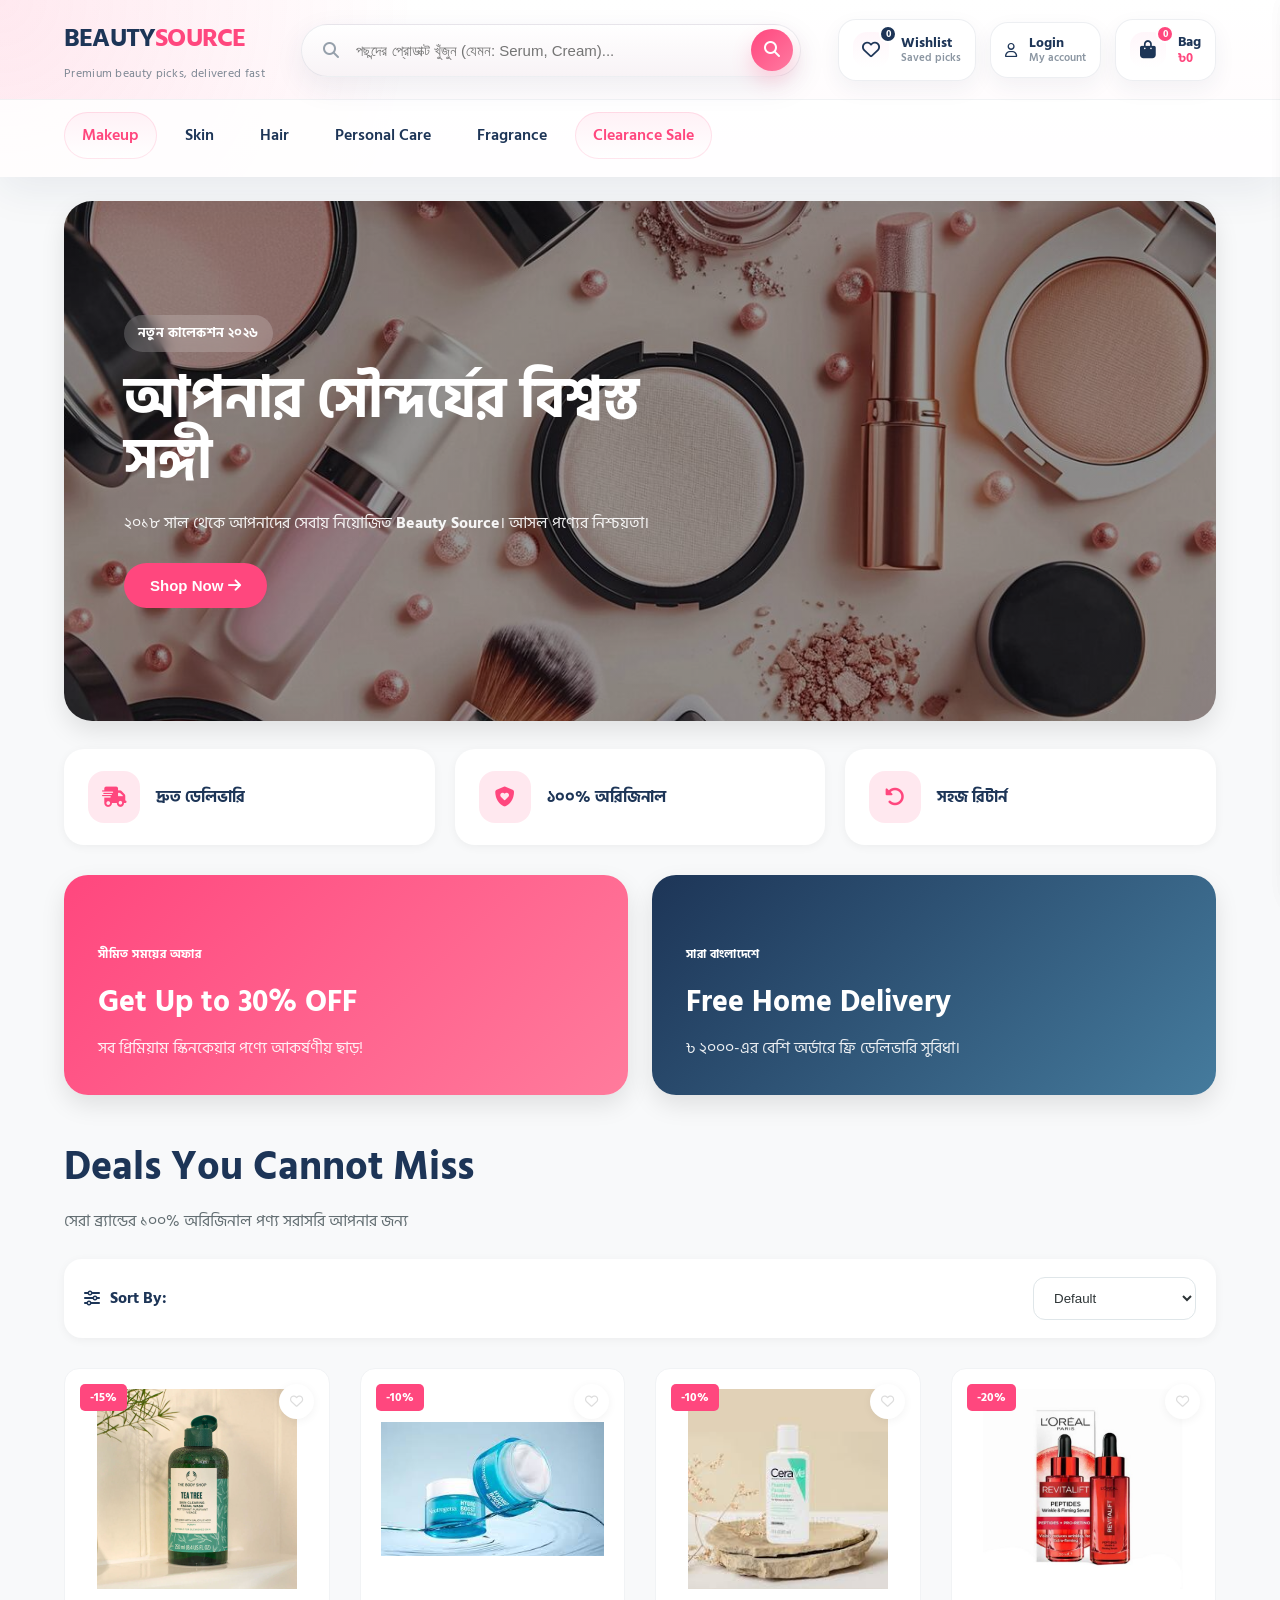
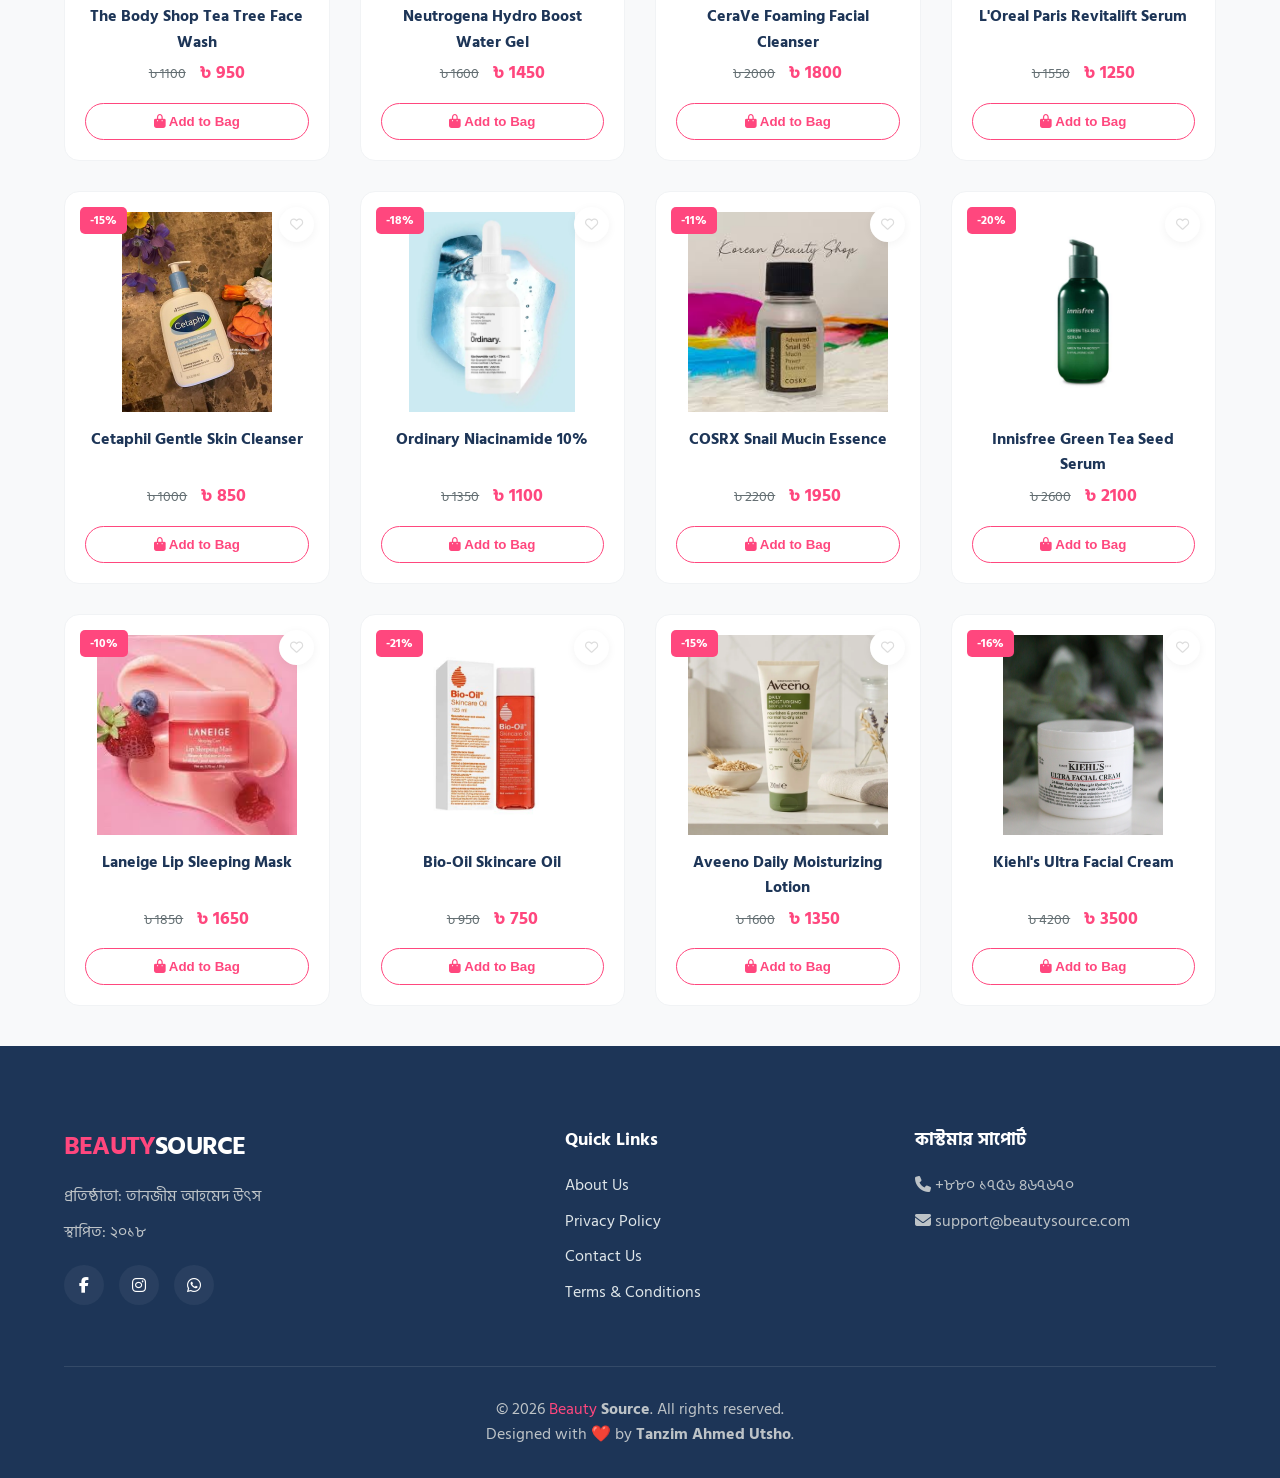
<file: index.html>
<!doctype html>
<html lang="bn">
  <head>
    <meta charset="UTF-8" />
    <meta name="viewport" content="width=device-width, initial-scale=1.0" />
    <title>Beauty Source | তানজীম আহমেদ উৎস</title>
    <link rel="stylesheet" href="style.css" />
    <link
      rel="stylesheet"
      href="https://cdnjs.cloudflare.com/ajax/libs/font-awesome/6.4.0/css/all.min.css"
    />
    <link
      href="https://fonts.googleapis.com/css2?family=Hind+Siliguri:wght@300;400;600;700&family=Poppins:wght@300;400;600;800&display=swap"
      rel="stylesheet"
    />
  </head>
  <body>
    <div id="overlay" class="overlay" onclick="closeAllPanels()"></div>

    <header class="main-header">
      <div class="top-nav">
        <a href="index.html" class="logo-block" aria-label="Beauty Source Home">
          <div class="logo">BEAUTY<span>SOURCE</span></div>
          <span class="logo-tagline">Premium beauty picks, delivered fast</span>
        </a>

        <div class="search-container">
          <i class="fa-solid fa-magnifying-glass search-icon"></i>
          <input
            type="text"
            id="productSearch"
            placeholder="পছন্দের প্রোডাক্ট খুঁজুন (যেমন: Serum, Cream)..."
          />
          <button aria-label="Search"><i class="fa fa-search"></i></button>
        </div>

        <div class="user-actions">
          <div
            class="action-item wishlist"
            onclick="togglePanel('wishlistPanel')"
          >
            <div class="icon-badge-wrapper">
              <i class="fa-regular fa-heart"></i>
              <span class="badge-count" id="wishlistBadge">0</span>
            </div>
            <div class="action-copy">
              <span class="action-label">Wishlist</span>
              <span class="action-sub">Saved picks</span>
            </div>
          </div>

          <a href="login page/login.html" class="action-item login-link">
            <i class="fa-regular fa-user"></i>
            <div class="action-copy">
              <span class="action-label">Login</span>
              <span class="action-sub">My account</span>
            </div>
          </a>

          <div
            class="action-item cart-btn"
            id="openCart"
            onclick="togglePanel('cartPanel')"
          >
            <div class="icon-badge-wrapper">
              <i class="fa-solid fa-bag-shopping"></i>
              <span class="badge-count" id="cartBadge">0</span>
            </div>
            <div class="cart-text-info">
              <span class="label">Bag</span>
              <span class="price-sum">৳০</span>
            </div>
          </div>
        </div>
      </div>

      <nav class="category-nav">
        <ul>
          <li><a href="product/mekup.html" class="active">Makeup</a></li>
          <li><a href="#">Skin</a></li>
          <li><a href="#">Hair</a></li>
          <li><a href="#">Personal Care</a></li>
          <li><a href="product/fragrance.html">Fragrance</a></li>
          <li class="sale">
            <a href="product/clearance.html">Clearance Sale</a>
          </li>
        </ul>
      </nav>
    </header>

    <aside id="wishlistPanel" class="side-panel">
      <div class="panel-header">
        <h3><i class="fa-solid fa-heart"></i> আপনার উইশলিস্ট</h3>
        <button class="close-btn" onclick="togglePanel('wishlistPanel')">
          &times;
        </button>
      </div>
      <div class="panel-content" id="wishlistContent">
        <p class="empty-msg">আপনার উইশলিস্টে কোনো পণ্য নেই।</p>
      </div>
    </aside>

    <aside id="cartPanel" class="side-panel">
      <div class="panel-header">
        <h3><i class="fa-solid fa-bag-shopping"></i> শপিং ব্যাগ</h3>
        <button class="close-btn" onclick="togglePanel('cartPanel')">
          &times;
        </button>
      </div>
      <div class="panel-content" id="cartContent">
        <p class="empty-msg">আপনার ব্যাগ বর্তমানে খালি আছে।</p>
      </div>
      <div class="panel-footer" id="cartFooter" style="display: none">
        <div class="total-info">
          <span>সর্বমোট:</span>
          <b id="panelTotalAmount">৳০</b>
        </div>
        <button class="checkout-btn">চেকআউট করুন</button>
      </div>
    </aside>

    <section class="hero-slider">
      <div
        class="slide active"
        style="
          background-image:
            linear-gradient(rgba(0, 0, 0, 0.4), rgba(0, 0, 0, 0.4)),
            url(&quot;image/beauty.jpg&quot;);
        "
      >
        <div class="slide-content">
          <span class="badge">নতুন কালেকশন ২০২৬</span>
          <h2>আপনার সৌন্দর্যের বিশ্বস্ত সঙ্গী</h2>
          <p>
            ২০১৮ সাল থেকে আপনাদের সেবায় নিয়োজিত <strong>Beauty Source</strong>।
            আসল পণ্যের নিশ্চয়তা।
          </p>
          <button class="cta-btn">
            Shop Now <i class="fa-solid fa-arrow-right"></i>
          </button>
        </div>
      </div>
    </section>

    <section class="features-bar">
      <div class="feature-item">
        <div class="feat-icon"><i class="fa-solid fa-truck-fast"></i></div>
        <a href="delivery/firstDelivery.html" style="text-decoration: none"
          ><span>দ্রুত ডেলিভারি</span></a
        >
      </div>
      <div class="feature-item">
        <div class="feat-icon"><i class="fa-solid fa-shield-heart"></i></div>
        <span>১০০% অরিজিনাল</span>
      </div>
      <div class="feature-item">
        <div class="feat-icon"><i class="fa-solid fa-rotate-left"></i></div>
        <span>সহজ রিটার্ন</span>
      </div>
    </section>

    <section class="ad-banner-container">
      <div class="ad-card promo-1">
        <div class="ad-content">
          <span class="tag">সীমিত সময়ের অফার</span>
          <h3>Get Up to 30% OFF</h3>
          <p>সব প্রিমিয়াম স্কিনকেয়ার পণ্যে আকর্ষণীয় ছাড়!</p>
        </div>
      </div>
      <div class="ad-card promo-2">
        <div class="ad-content">
          <span class="tag">সারা বাংলাদেশে</span>
          <h3>Free Home Delivery</h3>
          <p>৳ ২০০০-এর বেশি অর্ডারে ফ্রি ডেলিভারি সুবিধা।</p>
        </div>
      </div>
    </section>

    <main class="container">
      <div class="section-header">
        <h2>Deals You Cannot Miss</h2>
        <p>সেরা ব্র্যান্ডের ১০০% অরিজিনাল পণ্য সরাসরি আপনার জন্য</p>
      </div>

      <div class="filter-container">
        <label for="sortPrice"
          ><i class="fa-solid fa-sliders"></i> Sort By:</label
        >
        <select id="sortPrice">
          <option value="default">Default</option>
          <option value="lowToHigh">Price: Low to High</option>
          <option value="highToLow">Price: High to Low</option>
        </select>
      </div>

      <div class="product-grid" id="productGrid"></div>
    </main>

    <footer class="footer">
      <div class="footer-top">
        <div class="footer-col">
          <div class="logo white"><span>BEAUTY</span>SOURCE</div>
          <p>প্রতিষ্ঠাতা: তানজীম আহমেদ উৎস</p>
          <p>স্থাপিত: ২০১৮</p>
          <div class="social-links">
            <a
              href="https://www.facebook.com/tanzim.ahmed.utsho/"
              target="_blank"
              rel="noreferrer"
              ><i class="fa-brands fa-facebook-f"></i
            ></a>
            <a
              href="https://www.instagram.com/indecisive_utsho/"
              target="_blank"
              rel="noreferrer"
              ><i class="fa-brands fa-instagram"></i
            ></a>
            <a href="#"><i class="fa-brands fa-whatsapp"></i></a>
          </div>
        </div>
        <div class="footer-col">
          <h4>Quick Links</h4>
          <ul>
            <li><a href="/footer/aboutUs.html">About Us</a></li>
            <li><a href="footer/PrivacyPolicy.html">Privacy Policy</a></li>
            <li><a href="footer/ContactUs.html">Contact Us</a></li>
            <li>
              <a href="footer/Terms&Conditions.html">Terms & Conditions</a>
            </li>
          </ul>
        </div>
        <div class="footer-col">
          <h4>কাস্টমার সাপোর্ট</h4>
          <p><i class="fa-solid fa-phone"></i> +৮৮০ ১৭৫৬ ৪৬৭৬৭০</p>
          <p><i class="fa-solid fa-envelope"></i> support@beautysource.com</p>
        </div>
      </div>
      <div class="footer-bottom">
        <p>
          &copy; 2026 <span class="brand-pink">Beauty</span>
          <strong>Source</strong>. All rights reserved. <br />
          Designed with ❤️ by <strong>Tanzim Ahmed Utsho</strong>.
        </p>
      </div>
    </footer>

    <script src="script.js"></script>
  </body>
</html>
</file>
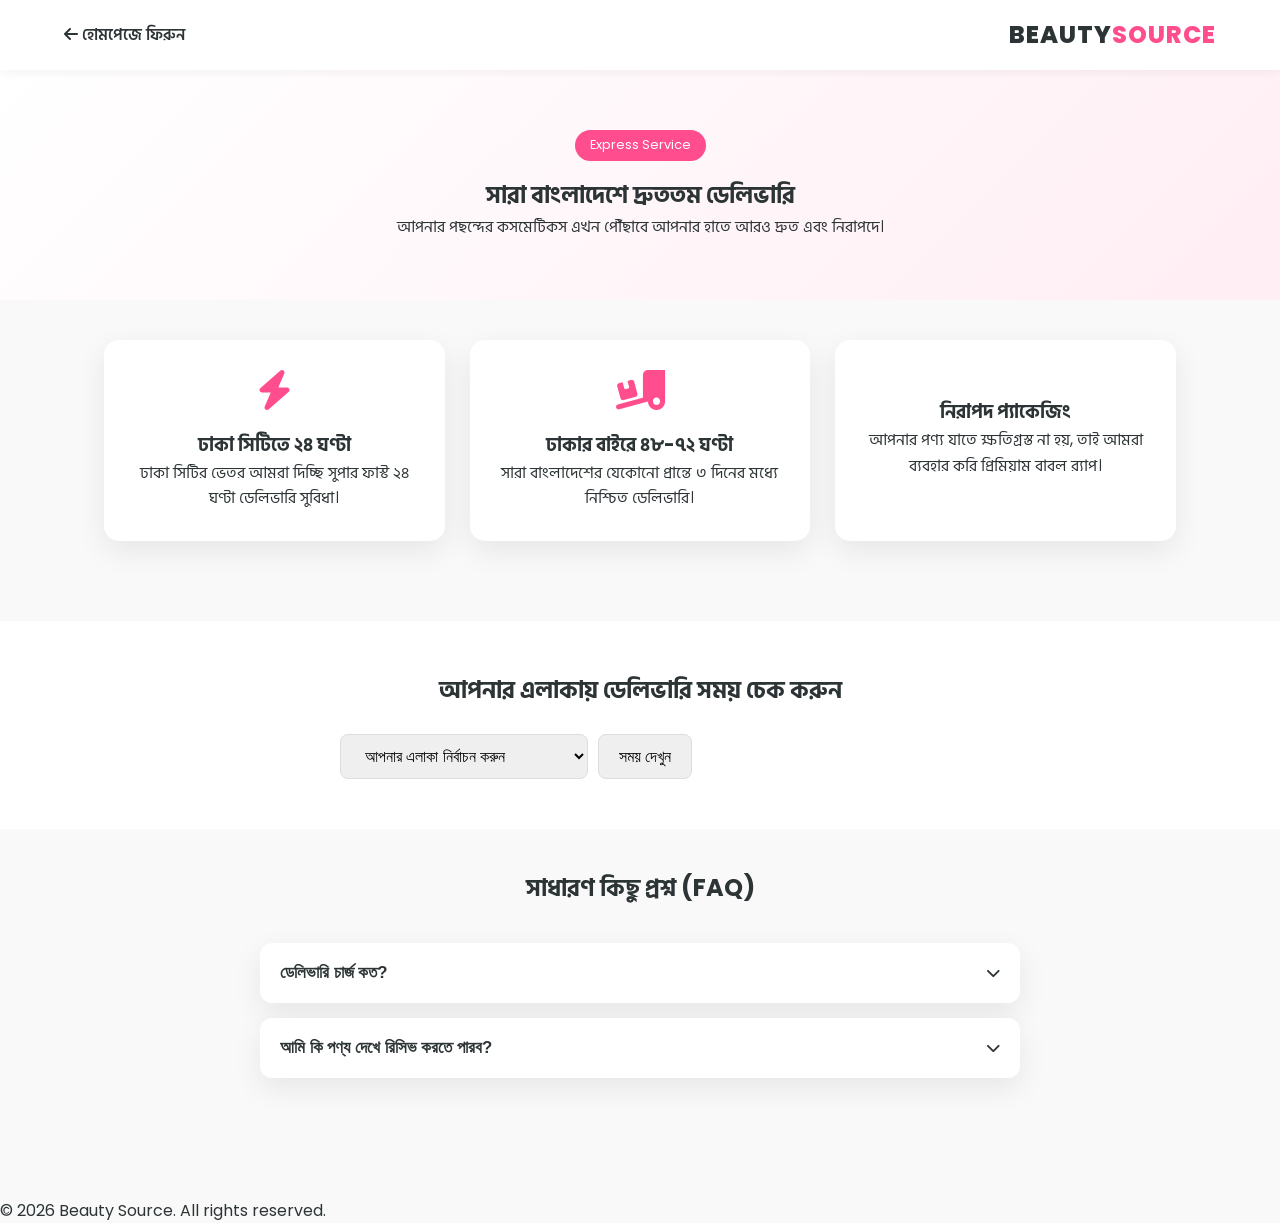
<file: delivery/firstDelivery.html>
<!doctype html>
<html lang="bn">
  <head>
    <meta charset="UTF-8" />
    <meta name="viewport" content="width=device-width, initial-scale=1.0" />
    <title>দ্রুত ডেলিভারি - Beauty Source</title>
    <link rel="stylesheet" href="firstDelivery.css" />
    <link
      rel="stylesheet"
      href="https://cdnjs.cloudflare.com/ajax/libs/font-awesome/6.4.0/css/all.min.css"
    />
    <link
      href="https://fonts.googleapis.com/css2?family=Hind+Siliguri:wght@300;400;600;700&family=Poppins:wght@300;400;600;800&display=swap"
      rel="stylesheet"
    />
  </head>
  <body>
    <header class="delivery-header">
      <nav class="nav-container">
        <a href="../index.html" class="back-link"
          ><i class="fa-solid fa-arrow-left"></i> হোমপেজে ফিরুন</a
        >
        <div class="logo">BEAUTY<span>SOURCE</span></div>
      </nav>
    </header>

    <main class="delivery-main">
      <section class="hero-section">
        <div class="hero-badge">Express Service</div>
        <h1>সারা বাংলাদেশে দ্রুততম ডেলিভারি</h1>
        <p>
          আপনার পছন্দের কসমেটিকস এখন পৌঁছাবে আপনার হাতে আরও দ্রুত এবং নিরাপদে।
        </p>
      </section>

      <section class="delivery-cards">
        <div class="card">
          <i class="fa-solid fa-bolt"></i>
          <h3>ঢাকা সিটিতে ২৪ ঘণ্টা</h3>
          <p>
            ঢাকা সিটির ভেতর আমরা দিচ্ছি সুপার ফাস্ট ২৪ ঘণ্টা ডেলিভারি সুবিধা।
          </p>
        </div>
        <div class="card">
          <i class="fa-solid fa-truck-ramp-box"></i>
          <h3>ঢাকার বাইরে ৪৮-৭২ ঘণ্টা</h3>
          <p>সারা বাংলাদেশের যেকোনো প্রান্তে ৩ দিনের মধ্যে নিশ্চিত ডেলিভারি।</p>
        </div>
        <div class="card">
          <i class="fa-solid fa-shield-check"></i>
          <h3>নিরাপদ প্যাকেজিং</h3>
          <p>
            আপনার পণ্য যাতে ক্ষতিগ্রস্ত না হয়, তাই আমরা ব্যবহার করি প্রিমিয়াম
            বাবল র‍্যাপ।
          </p>
        </div>
      </section>

      <section class="check-delivery">
        <div class="checker-container">
          <h2>আপনার এলাকায় ডেলিভারি সময় চেক করুন</h2>
          <div class="input-group">
            <select id="locationSelect">
              <option value="">আপনার এলাকা নির্বাচন করুন</option>
              <option value="dhaka">ঢাকা (Dhaka City)</option>
              <option value="dhaka-sub">ঢাকা উপশহর (Savar, Gazipur)</option>
              <option value="outside">ঢাকার বাইরে (Outside Dhaka)</option>
            </select>
            <button onclick="estimateDelivery()">সময় দেখুন</button>
          </div>
          <div id="result" class="result-box"></div>
        </div>
      </section>

      <section class="faq-section">
        <h2>সাধারণ কিছু প্রশ্ন (FAQ)</h2>
        <div class="faq-container">
          <div class="faq-item">
            <button class="faq-question">
              <span>ডেলিভারি চার্জ কত?</span>
              <i class="fa-solid fa-chevron-down"></i>
            </button>
            <div class="faq-answer">
              <p>
                ঢাকা সিটির জন্য ডেলিভারি চার্জ ৬০ টাকা এবং ঢাকার বাইরে সারা
                বাংলাদেশে ১৫০ টাকা।
              </p>
            </div>
          </div>

          <div class="faq-item">
            <button class="faq-question">
              <span>আমি কি পণ্য দেখে রিসিভ করতে পারব?</span>
              <i class="fa-solid fa-chevron-down"></i>
            </button>
            <div class="faq-answer">
              <p>
                জি, অবশ্যই। ডেলিভারি ম্যান থাকা অবস্থায় আপনি পণ্যটি চেক করে দেখে
                নেওয়ার সুযোগ পাবেন।
              </p>
            </div>
          </div>
        </div>
      </section>
    </main>

    <footer class="delivery-footer">
      <p>&copy; 2026 Beauty Source. All rights reserved.</p>
    </footer>

    <script src="firstDelivery.js"></script>
  </body>
</html>
</file>
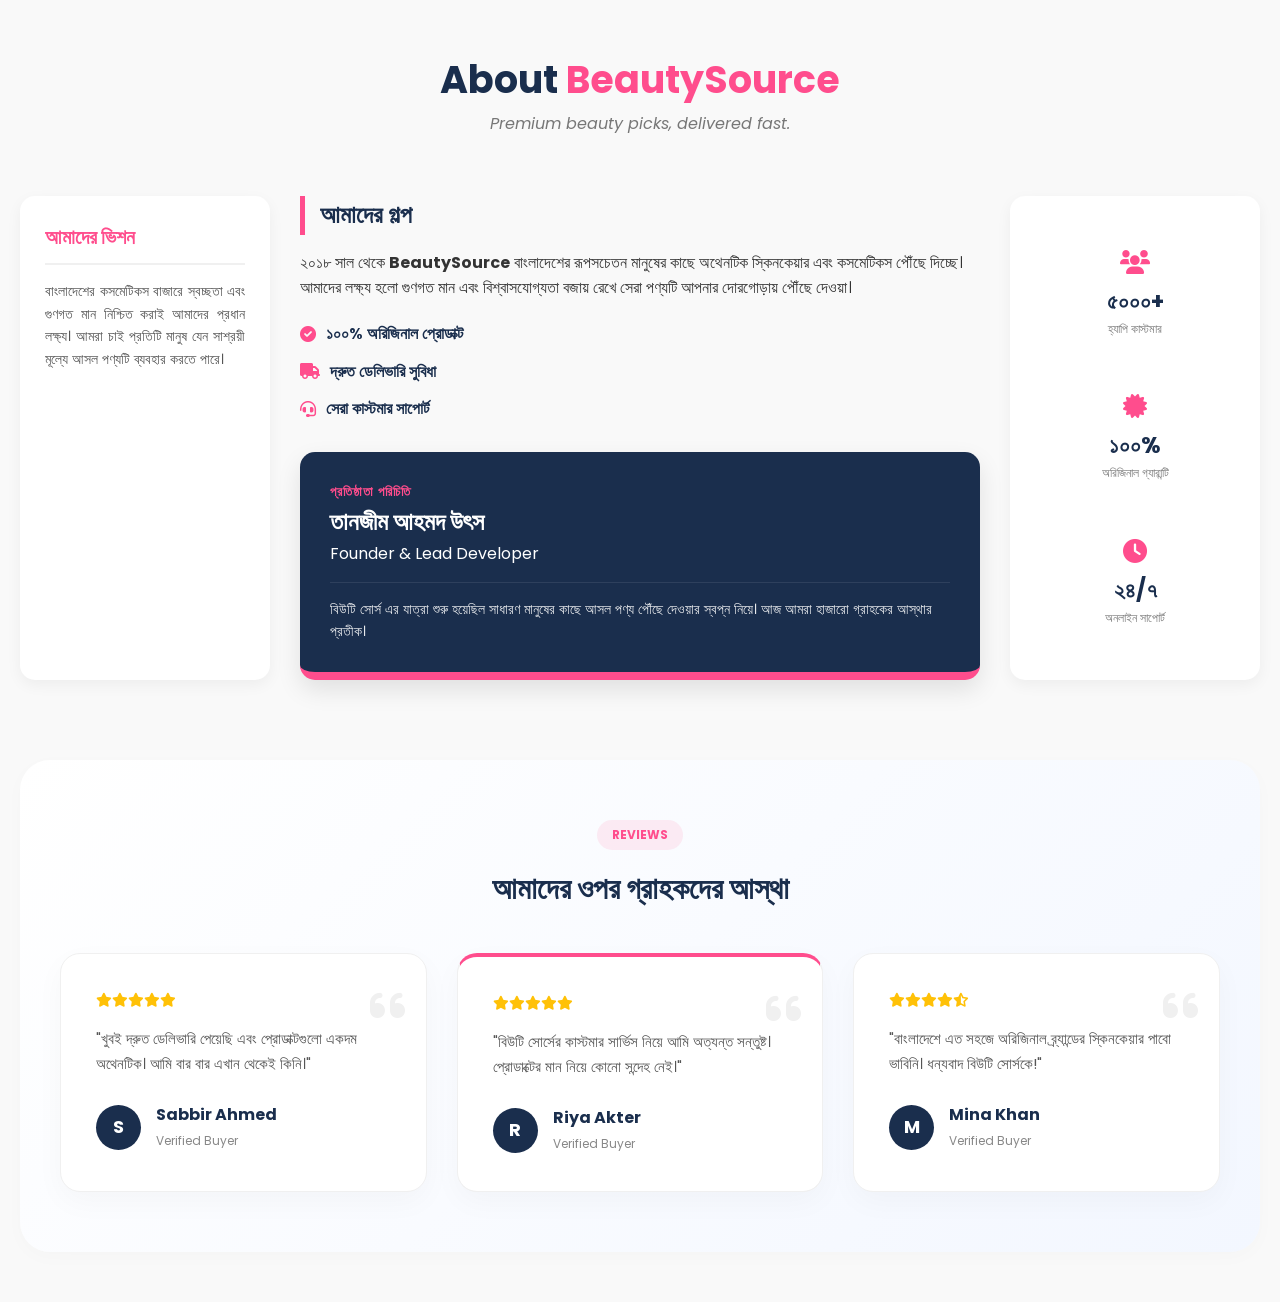
<file: footer/aboutUs.html>
<!doctype html>
<html lang="en">
  <head>
    <meta charset="UTF-8" />
    <meta name="viewport" content="width=device-width, initial-scale=1.0" />
    <title>About Us | BeautySource</title>
    <link rel="stylesheet" href="aboutUs.css" />
    <link
      rel="stylesheet"
      href="https://cdnjs.cloudflare.com/ajax/libs/font-awesome/6.0.0/css/all.min.css"
    />
  </head>
  <body>
    <section class="about-section">
      <div class="container">
        <div class="about-header">
          <h1>About <span>BeautySource</span></h1>
          <p>Premium beauty picks, delivered fast.</p>
        </div>

        <div class="about-flex-container">
          <div class="side-content left-vision">
            <h3>আমাদের ভিশন</h3>
            <p>
              বাংলাদেশের কসমেটিকস বাজারে স্বচ্ছতা এবং গুণগত মান নিশ্চিত করাই
              আমাদের প্রধান লক্ষ্য। আমরা চাই প্রতিটি মানুষ যেন সাশ্রয়ী মূল্যে
              আসল পণ্যটি ব্যবহার করতে পারে।
            </p>
          </div>

          <div class="about-content">
            <div class="about-text">
              <h2>আমাদের গল্প</h2>
              <p>
                ২০১৮ সাল থেকে <strong>BeautySource</strong> বাংলাদেশের রূপসচেতন
                মানুষের কাছে অথেনটিক স্কিনকেয়ার এবং কসমেটিকস পৌঁছে দিচ্ছে।
                আমাদের লক্ষ্য হলো গুণগত মান এবং বিশ্বাসযোগ্যতা বজায় রেখে সেরা
                পণ্যটি আপনার দোরগোড়ায় পৌঁছে দেওয়া।
              </p>

              <div class="features">
                <div class="feature-item">
                  <i class="fas fa-check-circle"></i>
                  <span>১০০% অরিজিনাল প্রোডাক্ট</span>
                </div>
                <div class="feature-item">
                  <i class="fas fa-truck"></i>
                  <span>দ্রুত ডেলিভারি সুবিধা</span>
                </div>
                <div class="feature-item">
                  <i class="fas fa-headset"></i>
                  <span>সেরা কাস্টমার সাপোর্ট</span>
                </div>
              </div>
            </div>

            <div class="founder-card">
              <div class="founder-info">
                <h3>প্রতিষ্ঠাতা পরিচিতি</h3>
                <p><strong>তানজীম আহমদ উৎস</strong></p>
                <span>Founder & Lead Developer</span>
                <p class="bio">
                  বিউটি সোর্স এর যাত্রা শুরু হয়েছিল সাধারণ মানুষের কাছে আসল
                  পণ্য পৌঁছে দেওয়ার স্বপ্ন নিয়ে। আজ আমরা হাজারো গ্রাহকের
                  আস্থার প্রতীক।
                </p>
              </div>
            </div>
          </div>

          <div class="side-content right-stats">
            <div class="stat-box">
              <i class="fas fa-users"></i>
              <h4>৫০০০+</h4>
              <p>হ্যাপি কাস্টমার</p>
            </div>
            <div class="stat-box">
              <i class="fas fa-certificate"></i>
              <h4>১০০%</h4>
              <p>অরিজিনাল গ্যারান্টি</p>
            </div>
            <div class="stat-box">
              <i class="fas fa-clock"></i>
              <h4>২৪/৭</h4>
              <p>অনলাইন সাপোর্ট</p>
            </div>
          </div>
        </div>

        <div class="testimonials-section">
          <div class="testi-badge">Reviews</div>
          <h2>আমাদের ওপর গ্রাহকদের আস্থা</h2>
          <div class="testimonial-grid">
            <div class="t-card">
              <div class="stars">
                <i class="fas fa-star"></i><i class="fas fa-star"></i
                ><i class="fas fa-star"></i><i class="fas fa-star"></i
                ><i class="fas fa-star"></i>
              </div>
              <p>
                "খুবই দ্রুত ডেলিভারি পেয়েছি এবং প্রোডাক্টগুলো একদম অথেনটিক। আমি
                বার বার এখান থেকেই কিনি।"
              </p>
              <div class="user-info">
                <div class="user-img">S</div>
                <div class="user-details">
                  <h4>Sabbir Ahmed</h4>
                  <span>Verified Buyer</span>
                </div>
              </div>
            </div>

            <div class="t-card featured">
              <div class="stars">
                <i class="fas fa-star"></i><i class="fas fa-star"></i
                ><i class="fas fa-star"></i><i class="fas fa-star"></i
                ><i class="fas fa-star"></i>
              </div>
              <p>
                "বিউটি সোর্সের কাস্টমার সার্ভিস নিয়ে আমি অত্যন্ত সন্তুষ্ট।
                প্রোডাক্টের মান নিয়ে কোনো সন্দেহ নেই।"
              </p>
              <div class="user-info">
                <div class="user-img">R</div>
                <div class="user-details">
                  <h4>Riya Akter</h4>
                  <span>Verified Buyer</span>
                </div>
              </div>
            </div>

            <div class="t-card">
              <div class="stars">
                <i class="fas fa-star"></i><i class="fas fa-star"></i
                ><i class="fas fa-star"></i><i class="fas fa-star"></i
                ><i class="fas fa-star-half-alt"></i>
              </div>
              <p>
                "বাংলাদেশে এত সহজে অরিজিনাল ব্র্যান্ডের স্কিনকেয়ার পাবো ভাবিনি।
                ধন্যবাদ বিউটি সোর্সকে!"
              </p>
              <div class="user-info">
                <div class="user-img">M</div>
                <div class="user-details">
                  <h4>Mina Khan</h4>
                  <span>Verified Buyer</span>
                </div>
              </div>
            </div>
          </div>
        </div>
      </div>
    </section>
  </body>
</html>
</file>
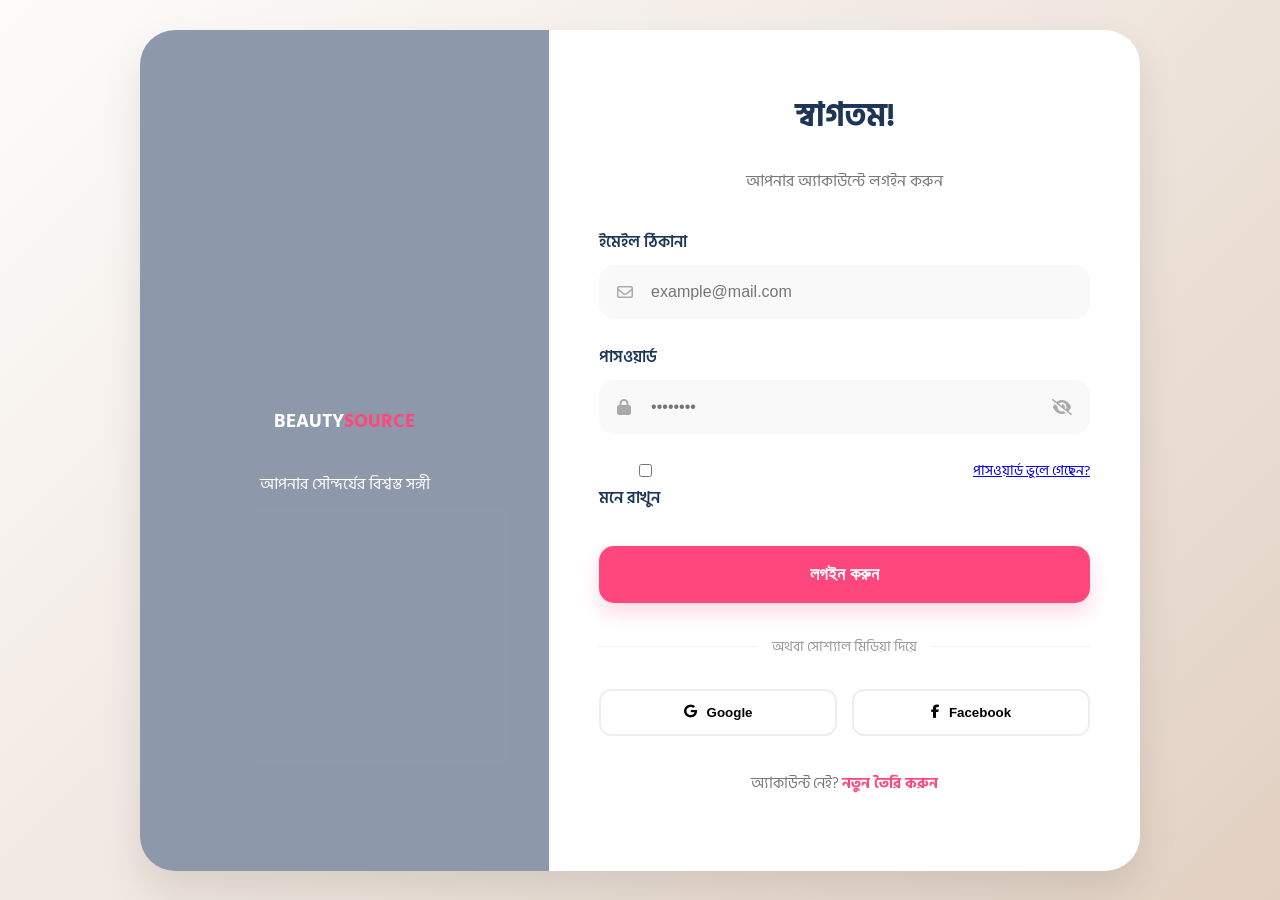
<file: login page/login.html>
<!doctype html>
<html lang="bn">
  <head>
    <meta charset="UTF-8" />
    <meta name="viewport" content="width=device-width, initial-scale=1.0" />
    <title>Login - BeautySource</title>
    <link
      href="https://fonts.googleapis.com/css2?family=Hind+Siliguri:wght@300;400;600;700&display=swap"
      rel="stylesheet"
    />
    <link
      rel="stylesheet"
      href="https://cdnjs.cloudflare.com/ajax/libs/font-awesome/6.4.0/css/all.min.css"
    />
    <link rel="stylesheet" href="login.css" />
  </head>
  <body>
    <div class="login-wrapper">
      <div class="login-card">
        <div class="login-branding">
          <div class="branding-overlay">
            <h3>BEAUTY<span>SOURCE</span></h3>
            <p>আপনার সৌন্দর্যের বিশ্বস্ত সঙ্গী</p>
          </div>
        </div>

        <div class="login-content">
          <h2>স্বাগতম!</h2>
          <p class="subtitle">আপনার অ্যাকাউন্টে লগইন করুন</p>

          <form id="loginForm">
            <div class="input-group">
              <label for="email">ইমেইল ঠিকানা</label>
              <div class="input-wrapper">
                <i class="fa-regular fa-envelope"></i>
                <input type="email" id="email" placeholder="example@mail.com" />
              </div>
              <div id="emailError" class="error-msg">সঠিক ইমেইল ঠিকানা দিন</div>
            </div>

            <div class="input-group">
              <label for="password">পাসওয়ার্ড</label>
              <div class="input-wrapper">
                <i class="fa-solid fa-lock"></i>
                <input type="password" id="password" placeholder="••••••••" />
                <i class="fa-solid fa-eye-slash" id="togglePassword"></i>
              </div>
              <div id="passError" class="error-msg">
                পাসওয়ার্ড অন্তত ৬ অক্ষরের হতে হবে
              </div>
            </div>

            <div class="form-options">
              <label><input type="checkbox" /> মনে রাখুন</label>
              <a href="#" class="forgot-pass">পাসওয়ার্ড ভুলে গেছেন?</a>
            </div>

            <button type="submit" class="login-btn">লগইন করুন</button>
          </form>

          <div class="social-divider">
            <span>অথবা সোশ্যাল মিডিয়া দিয়ে</span>
          </div>

          <div class="social-login">
            <button class="social-btn google">
              <i class="fa-brands fa-google"></i>
              <span>Google</span>
            </button>
            <button class="social-btn facebook">
              <i class="fa-brands fa-facebook-f"></i>
              <span>Facebook</span>
            </button>
          </div>

          <p class="footer-text">
            অ্যাকাউন্ট নেই? <a href="#">নতুন তৈরি করুন</a>
          </p>
        </div>
      </div>
    </div>

    <script src="login.js"></script>
  </body>
</html>
</file>
<file: style.css>
/* BeautySource - Premium eCommerce Styles 
   Founder: Tanzim Ahmed Utsho
   Updated: 2026
*/

:root {
  --primary: #ff477e;
  --primary-hover: #e63971;
  --secondary: #1d3557;
  --bg-light: #f8f9fa;
  --white: #ffffff;
  --text-dark: #2d3436;
  --text-grey: #636e72;
  --transition: all 0.3s cubic-bezier(0.25, 0.8, 0.25, 1);
  --shadow-sm: 0 2px 10px rgba(0, 0, 0, 0.05);
  --shadow-md: 0 10px 25px rgba(0, 0, 0, 0.1);
}

* {
  margin: 0;
  padding: 0;
  box-sizing: border-box;
}

body {
  font-family: "Hind Siliguri", "Poppins", sans-serif;
  background: var(--bg-light);
  color: var(--text-dark);
  line-height: 1.6;
  overflow-x: hidden; /* সাইড প্যানেলের জন্য যাতে স্ক্রলবার না আসে */
}

/* --- Header & Top Nav --- */
.main-header {
  background:
    radial-gradient(circle at top left, rgba(255, 71, 126, 0.12), transparent 32%),
    linear-gradient(180deg, #ffffff 0%, #fffafc 100%);
  position: sticky;
  top: 0;
  z-index: 1000;
  box-shadow: 0 12px 40px rgba(29, 53, 87, 0.08);
  backdrop-filter: blur(10px);
}

.top-nav {
  display: flex;
  justify-content: space-between;
  align-items: center;
  gap: 28px;
  padding: 18px 5% 16px;
  max-width: 1400px;
  margin: 0 auto;
}

.logo-block {
  text-decoration: none;
  display: flex;
  flex-direction: column;
  gap: 4px;
}

.logo {
  font-size: 26px;
  font-weight: 800;
  color: var(--secondary);
  letter-spacing: -0.8px;
}

.logo span {
  color: var(--primary);
}

.logo-tagline {
  font-size: 12px;
  color: #7d8793;
  letter-spacing: 0.3px;
}

.search-container {
  flex: 1;
  max-width: 500px;
  display: flex;
  position: relative;
  margin: 0 auto;
}

.search-container input {
  width: 100%;
  padding: 17px 62px 17px 54px;
  border: 1px solid rgba(29, 53, 87, 0.08);
  border-radius: 999px;
  outline: none;
  background: linear-gradient(180deg, #ffffff 0%, #f8f3f6 100%);
  font-size: 15px;
  color: var(--text-dark);
  transition: var(--transition);
  box-shadow:
    inset 0 1px 0 rgba(255, 255, 255, 0.7),
    0 10px 30px rgba(29, 53, 87, 0.08);
}

.search-container input:focus {
  border-color: var(--primary);
  background: var(--white);
  box-shadow:
    0 0 0 4px rgba(255, 71, 126, 0.08),
    0 16px 32px rgba(255, 71, 126, 0.12);
}

.search-icon {
  position: absolute;
  left: 22px;
  top: 50%;
  transform: translateY(-50%);
  color: #96a0ab;
  font-size: 16px;
  pointer-events: none;
}

.search-container button {
  position: absolute;
  right: 8px;
  top: 50%;
  transform: translateY(-50%);
  border: none;
  width: 42px;
  height: 42px;
  border-radius: 50%;
  background: linear-gradient(135deg, var(--primary), #ff7aa1);
  color: var(--white);
  font-size: 16px;
  cursor: pointer;
  box-shadow: 0 10px 20px rgba(255, 71, 126, 0.22);
}

/* --- User Actions --- */
.user-actions {
  display: flex;
  align-items: center;
  gap: 14px;
}

.action-item {
  display: flex;
  align-items: center;
  gap: 12px;
  text-decoration: none;
  color: var(--secondary);
  font-weight: 600;
  font-size: 14px;
  cursor: pointer;
  transition: var(--transition);
  padding: 12px 14px;
  border-radius: 18px;
  background: rgba(255, 255, 255, 0.72);
  border: 1px solid rgba(29, 53, 87, 0.08);
  box-shadow: 0 8px 22px rgba(29, 53, 87, 0.06);
}

.action-item:hover {
  color: var(--primary);
  transform: translateY(-2px);
  border-color: rgba(255, 71, 126, 0.2);
  box-shadow: 0 12px 26px rgba(255, 71, 126, 0.12);
}

.icon-badge-wrapper {
  position: relative;
  width: 36px;
  height: 36px;
  border-radius: 14px;
  display: flex;
  align-items: center;
  justify-content: center;
  font-size: 18px;
  background: linear-gradient(180deg, #fff6fa 0%, #ffffff 100%);
}

.badge-count {
  position: absolute;
  top: -7px;
  right: -8px;
  background: var(--secondary);
  color: white;
  font-size: 10px;
  min-width: 18px;
  height: 18px;
  display: flex;
  align-items: center;
  justify-content: center;
  border-radius: 50%;
  font-weight: 700;
  border: 2px solid white;
}

.cart-btn .badge-count {
  background: var(--primary);
}

.action-copy,
.cart-text-info {
  display: flex;
  flex-direction: column;
  line-height: 1.2;
}

.action-label,
.cart-text-info .label {
  font-size: 14px;
  font-weight: 700;
  color: var(--secondary);
}

.action-sub {
  font-size: 11px;
  color: #8b96a2;
}

.price-sum {
  color: var(--primary);
  font-weight: 700;
  font-size: 13px;
}

/* --- Category Nav --- */
.category-nav {
  border-top: 1px solid rgba(29, 53, 87, 0.06);
  background: rgba(255, 255, 255, 0.88);
}

.category-nav ul {
  max-width: 1400px;
  margin: 0 auto;
  padding: 12px 5% 18px;
  list-style: none;
  display: flex;
  align-items: center;
  gap: 10px;
  overflow-x: auto;
}

.category-nav a {
  display: inline-block;
  padding: 11px 18px;
  text-decoration: none;
  color: var(--secondary);
  font-weight: 600;
  white-space: nowrap;
  transition: var(--transition);
  border-radius: 999px;
  background: transparent;
}

.category-nav a:hover,
.category-nav a.active,
.category-nav .sale a {
  color: var(--primary);
  background: linear-gradient(180deg, #fff1f6 0%, #ffffff 100%);
  box-shadow: inset 0 0 0 1px rgba(255, 71, 126, 0.14);
}

/* --- Side Panels (Wishlist & Cart) --- */
.side-panel {
  position: fixed;
  top: 0;
  right: -400px; /* ডিফল্টভাবে স্ক্রিনের বাইরে থাকবে */
  width: 380px;
  height: 100%;
  background: var(--white);
  z-index: 2100;
  box-shadow: -5px 0 25px rgba(0, 0, 0, 0.1);
  transition: right 0.4s cubic-bezier(0.4, 0, 0.2, 1);
  display: flex;
  flex-direction: column;
}

.side-panel.active {
  right: 0;
}

.panel-header {
  padding: 20px;
  background: var(--secondary);
  color: white;
  display: flex;
  justify-content: space-between;
  align-items: center;
}

.panel-header h3 {
  font-size: 18px;
  display: flex;
  align-items: center;
  gap: 10px;
}

.close-btn {
  background: none;
  border: none;
  color: white;
  font-size: 28px;
  cursor: pointer;
}

.panel-content {
  flex: 1;
  padding: 20px;
  overflow-y: auto;
}

.empty-msg {
  text-align: center;
  color: var(--text-grey);
  margin-top: 50px;
  font-style: italic;
}

.panel-footer {
  padding: 20px;
  border-top: 1px solid #eee;
  background: #fdfdfd;
}

.total-info {
  display: flex;
  justify-content: space-between;
  margin-bottom: 15px;
  font-size: 18px;
}

.checkout-btn {
  width: 100%;
  padding: 15px;
  background: var(--primary);
  color: white;
  border: none;
  border-radius: 8px;
  font-weight: 600;
  cursor: pointer;
  transition: 0.3s;
}

.checkout-btn:hover {
  background: var(--primary-hover);
}

/* Overlay Style */
.overlay {
  position: fixed;
  top: 0;
  left: 0;
  width: 100%;
  height: 100%;
  background: rgba(0, 0, 0, 0.5);
  z-index: 2000;
  display: none;
  backdrop-filter: blur(3px);
}

.overlay.active {
  display: block;
}

/* --- Hero Section --- */
.hero-slider {
  padding: 24px 5% 0;
}

.slide {
  min-height: 520px;
  max-width: 1400px;
  margin: 0 auto;
  border-radius: 28px;
  overflow: hidden;
  background-size: cover;
  background-position: center;
  display: flex;
  align-items: center;
  padding: 60px;
  box-shadow: var(--shadow-md);
}

.slide-content {
  max-width: 560px;
  color: var(--white);
}

.badge {
  display: inline-flex;
  align-items: center;
  padding: 8px 14px;
  border-radius: 999px;
  background: rgba(255, 255, 255, 0.18);
  backdrop-filter: blur(8px);
  font-size: 13px;
  font-weight: 700;
  letter-spacing: 0.4px;
  margin-bottom: 18px;
}

.slide-content h2 {
  font-size: clamp(34px, 5vw, 56px);
  line-height: 1.1;
  margin-bottom: 18px;
}

.slide-content p {
  font-size: 16px;
  margin-bottom: 26px;
  color: rgba(255, 255, 255, 0.92);
}

.cta-btn {
  border: none;
  background: var(--primary);
  color: var(--white);
  padding: 14px 26px;
  border-radius: 999px;
  font-size: 15px;
  font-weight: 700;
  cursor: pointer;
  transition: var(--transition);
}

.cta-btn:hover {
  background: var(--primary-hover);
  transform: translateY(-2px);
}

/* --- Feature Bar --- */
.features-bar {
  max-width: 1400px;
  margin: 28px auto 0;
  padding: 0 5%;
  display: grid;
  grid-template-columns: repeat(3, minmax(0, 1fr));
  gap: 20px;
}

.feature-item {
  background: var(--white);
  border-radius: 20px;
  padding: 22px 24px;
  display: flex;
  align-items: center;
  gap: 16px;
  box-shadow: var(--shadow-sm);
}

.feat-icon {
  width: 52px;
  height: 52px;
  border-radius: 16px;
  display: flex;
  align-items: center;
  justify-content: center;
  background: rgba(255, 71, 126, 0.12);
  color: var(--primary);
  font-size: 20px;
}

.feature-item span {
  font-weight: 700;
  color: var(--secondary);
}

/* --- Promotional Banners --- */
.ad-banner-container {
  max-width: 1400px;
  margin: 30px auto 0;
  padding: 0 5%;
  display: grid;
  grid-template-columns: repeat(2, minmax(0, 1fr));
  gap: 24px;
}

.ad-card {
  min-height: 220px;
  border-radius: 24px;
  padding: 34px;
  color: var(--white);
  display: flex;
  align-items: end;
  box-shadow: var(--shadow-md);
}

.promo-1 {
  background: linear-gradient(135deg, #ff477e, #ff7b9c);
}

.promo-2 {
  background: linear-gradient(135deg, #1d3557, #457b9d);
}

.ad-content .tag {
  display: inline-block;
  margin-bottom: 14px;
  font-size: 12px;
  font-weight: 700;
  letter-spacing: 0.5px;
  text-transform: uppercase;
}

.ad-content h3 {
  font-size: 30px;
  margin-bottom: 10px;
}

.ad-content p {
  max-width: 420px;
  color: rgba(255, 255, 255, 0.9);
}

/* --- Product Grid & Cards --- */
.container {
  max-width: 1400px;
  margin: 40px auto;
  padding: 0 5%;
}

.section-header {
  margin-bottom: 20px;
}

.section-header h2 {
  color: var(--secondary);
  font-size: clamp(28px, 4vw, 40px);
  margin-bottom: 10px;
}

.section-header p {
  color: var(--text-grey);
  max-width: 700px;
}

.filter-container {
  margin-top: 24px;
  display: flex;
  justify-content: space-between;
  align-items: center;
  gap: 16px;
  background: var(--white);
  padding: 18px 20px;
  border-radius: 18px;
  box-shadow: var(--shadow-sm);
}

.filter-container label {
  color: var(--secondary);
  font-weight: 700;
  display: inline-flex;
  align-items: center;
  gap: 10px;
}

.filter-container select {
  border: 1px solid #dfe6e9;
  border-radius: 12px;
  padding: 12px 16px;
  background: #fff;
  color: var(--text-dark);
  outline: none;
}

.product-grid {
  display: grid;
  grid-template-columns: repeat(auto-fill, minmax(250px, 1fr));
  gap: 30px;
  margin-top: 30px;
}

.product-card {
  background: var(--white);
  border-radius: 15px;
  padding: 20px;
  position: relative;
  transition: var(--transition);
  border: 1px solid #f1f3f5;
  text-align: center;
}

.product-card:hover {
  transform: translateY(-5px);
  box-shadow: var(--shadow-md);
}

.product-img-wrapper {
  height: 200px;
  display: flex;
  align-items: center;
  justify-content: center;
  margin-bottom: 15px;
}

.product-img-wrapper img {
  max-width: 100%;
  max-height: 100%;
  object-fit: contain;
}

.discount-badge {
  position: absolute;
  top: 15px;
  left: 15px;
  background: var(--primary);
  color: white;
  padding: 4px 10px;
  border-radius: 5px;
  font-size: 12px;
  font-weight: 700;
  z-index: 5;
}

/* Wishlist heart on card */
.wish-card-btn {
  position: absolute;
  top: 15px;
  right: 15px;
  background: white;
  border: none;
  width: 35px;
  height: 35px;
  border-radius: 50%;
  box-shadow: var(--shadow-sm);
  color: #ddd;
  cursor: pointer;
  transition: 0.3s;
  z-index: 5;
}

.wish-card-btn:hover,
.wish-card-btn.active {
  color: var(--primary);
}

.product-card h3 {
  font-size: 16px;
  margin-bottom: 10px;
  color: var(--secondary);
  height: 45px;
  overflow: hidden;
}

.price-container {
  margin-bottom: 15px;
}

.old-price {
  text-decoration: line-through;
  color: var(--text-grey);
  font-size: 14px;
  margin-right: 10px;
}

.price {
  color: var(--primary);
  font-weight: 700;
  font-size: 18px;
}

.add-to-cart {
  width: 100%;
  padding: 10px;
  border: 1.5px solid var(--primary);
  background: transparent;
  color: var(--primary);
  border-radius: 50px;
  font-weight: 600;
  cursor: pointer;
  transition: var(--transition);
}

.add-to-cart:hover {
  background: var(--primary);
  color: white;
}

/* --- Panels Item Row Design --- */
.item-row {
  display: flex;
  align-items: center;
  gap: 15px;
  padding: 15px 0;
  border-bottom: 1px solid #f1f3f5;
}

.item-row img {
  width: 60px;
  height: 60px;
  object-fit: cover;
  border-radius: 8px;
}

.item-info {
  flex: 1;
}

.item-info h4 {
  font-size: 14px;
  margin-bottom: 5px;
}

.remove-item {
  color: #ff7675;
  cursor: pointer;
  font-size: 18px;
}

/* --- (বাকি Footer এবং Responsive কোড আপনার দেওয়া অনুযায়ী অক্ষুণ্ণ রাখা হলো) --- */
.footer {
  background: var(--secondary);
  color: #bdc3c7;
  padding: 80px 5% 30px;
}

.footer-top {
  display: grid;
  grid-template-columns: 1.5fr 1fr 1fr;
  gap: 50px;
  max-width: 1200px;
  margin: 0 auto;
}

.footer-col h4 {
  color: var(--white);
  margin-bottom: 18px;
  font-size: 18px;
}

.footer-col p,
.footer-col li {
  margin-bottom: 10px;
}

.footer-col ul {
  list-style: none;
}

.footer-col a {
  text-decoration: none;
  color: #dfe6e9;
  transition: var(--transition);
}

.footer-col a:hover {
  color: var(--white);
}

.logo.white {
  color: var(--white);
  margin-bottom: 16px;
}

.brand-pink {
  color: var(--primary);
}

.social-links {
  display: flex;
  gap: 15px;
  margin-top: 20px;
}

.social-links a {
  width: 40px;
  height: 40px;
  background: rgba(255, 255, 255, 0.05);
  display: flex;
  align-items: center;
  justify-content: center;
  border-radius: 50%;
  color: white;
  transition: var(--transition);
}

.footer-bottom {
  border-top: 1px solid rgba(255, 255, 255, 0.1);
  margin-top: 50px;
  padding-top: 30px;
  text-align: center;
}

@media (max-width: 768px) {
  .top-nav {
    flex-wrap: wrap;
    gap: 16px;
  }

  .logo-block {
    width: 100%;
  }

  .search-container {
    order: 3;
    flex: 1 1 100%;
    margin: 0;
    max-width: none;
  }

  .user-actions {
    width: 100%;
    justify-content: space-between;
    gap: 10px;
  }

  .category-nav ul {
    padding-top: 10px;
  }

  .side-panel {
    width: 100%;
    right: -100%;
  }

  .slide {
    min-height: 420px;
    padding: 32px 24px;
  }

  .features-bar,
  .ad-banner-container,
  .footer-top {
    grid-template-columns: 1fr;
  }

  .filter-container {
    flex-direction: column;
    align-items: stretch;
  }
}

@media (max-width: 480px) {
  .user-actions {
    width: 100%;
    justify-content: space-between;
  }

  .action-item {
    flex: 1;
    justify-content: center;
    padding: 12px 10px;
  }

  .action-sub {
    display: none;
  }

  .logo-tagline {
    font-size: 11px;
  }

  .slide-content h2 {
    font-size: 30px;
  }

  .ad-card {
    padding: 26px 22px;
  }
}
</file>
<file: delivery/firstDelivery.css>
:root {
  --primary: #ff4d8d;
  --secondary: #2d3436;
  --bg-light: #f9f9f9;
  --white: #ffffff;
  --shadow: 0 10px 30px rgba(0, 0, 0, 0.08);
}

* {
  margin: 0;
  padding: 0;
  box-sizing: border-box;
}

body {
  font-family: "Poppins", "Hind Siliguri", sans-serif;
  background-color: var(--bg-light);
  color: var(--secondary);
  line-height: 1.6;
}

.delivery-header {
  background: var(--white);
  padding: 1rem 5%;
  box-shadow: 0 2px 10px rgba(0, 0, 0, 0.05);
  position: sticky;
  top: 0;
  z-index: 1000;
}

.nav-container {
  display: flex;
  justify-content: space-between;
  align-items: center;
  max-width: 1200px;
  margin: 0 auto;
}

.logo {
  font-weight: 800;
  font-size: 1.5rem;
  letter-spacing: 1px;
}

.logo span {
  color: var(--primary);
}

.back-link {
  text-decoration: none;
  color: var(--secondary);
  font-weight: 600;
  transition: 0.3s;
}

.back-link:hover {
  color: var(--primary);
}

.hero-section {
  text-align: center;
  padding: 60px 20px;
  background: linear-gradient(135deg, #fff 0%, #ffeef4 100%);
}

.hero-badge {
  background: var(--primary);
  color: white;
  padding: 5px 15px;
  border-radius: 20px;
  font-size: 0.8rem;
  display: inline-block;
  margin-bottom: 15px;
}

.delivery-cards {
  display: grid;
  grid-template-columns: repeat(auto-fit, minmax(280px, 1fr));
  gap: 25px;
  padding: 40px 5%;
  max-width: 1200px;
  margin: 0 auto;
}

.card {
  background: var(--white);
  padding: 30px;
  border-radius: 15px;
  text-align: center;
  box-shadow: var(--shadow);
  transition: transform 0.3s;
}

.card:hover {
  transform: translateY(-10px);
}

.card i {
  font-size: 2.5rem;
  color: var(--primary);
  margin-bottom: 20px;
}

.check-delivery {
  background: var(--white);
  padding: 50px 20px;
  margin: 40px 0;
  text-align: center;
}

.checker-container {
  max-width: 600px;
  margin: 0 auto;
}

.input-group {
  display: flex;
  gap: 10px;
  margin-top: 25px;
}

select,
button {
  padding: 12px 20px;
  border-radius: 8px;
  border: 1px solid #ddd;
  font-size: 1rem;
}

/* FAQ Section Improved */
.faq-section {
  max-width: 800px;
  margin: 40px auto;
  padding: 0 20px 80px;
}

.faq-section h2 {
  text-align: center;
  margin-bottom: 35px;
  font-weight: 700;
}

.faq-container {
  display: flex;
  flex-direction: column;
  gap: 15px;
}

.faq-item {
  background: var(--white);
  border-radius: 12px;
  box-shadow: var(--shadow);
  overflow: hidden;
  transition: 0.3s ease;
}

.faq-question {
  width: 100%;
  padding: 20px;
  display: flex;
  justify-content: space-between;
  align-items: center;
  background: none;
  border: none;
  cursor: pointer;
  font-size: 1.05rem;
  font-weight: 600;
  color: var(--secondary);
  text-align: left;
}

.faq-question i {
  transition: transform 0.3s;
  font-size: 0.9rem;
}

.faq-item.active .faq-question {
  color: var(--primary);
}
.faq-item.active .faq-question i {
  transform: rotate(180deg);
}

.faq-answer {
  max-height: 0;
  overflow: hidden;
  transition:
    max-height 0.3s ease-out,
    padding 0.3s;
  background: #fffafc;
}

.faq-item.active .faq-answer {
  max-height: 200px;
  padding: 0 20px 20px;
}
</file>
<file: footer/aboutUs.css>
/* Google Fonts */
@import url("https://fonts.googleapis.com/css2?family=Poppins:wght@300;400;600;700&display=swap");

* {
  margin: 0;
  padding: 0;
  box-sizing: border-box;
  font-family: "Poppins", sans-serif;
}

body {
  background-color: #f9f9f9;
  color: #333;
  line-height: 1.6;
}

.container {
  max-width: 1300px;
  margin: 0 auto;
  padding: 50px 20px;
}

.about-header {
  text-align: center;
  margin-bottom: 60px;
}

.about-header h1 {
  font-size: 38px;
  color: #1a2e4d;
}

.about-header h1 span {
  color: #ff4d8d;
}

.about-header p {
  color: #777;
  font-style: italic;
}

/* মেইন লেআউট: ৩ কলাম গ্রিড */
.about-flex-container {
  display: grid;
  grid-template-columns: 250px 1fr 250px;
  gap: 30px;
  align-items: start;
}

/* সাইড কন্টেন্ট (Vision & Stats) */
.side-content {
  background: white;
  padding: 25px;
  border-radius: 15px;
  box-shadow: 0 5px 15px rgba(0, 0, 0, 0.05);
  height: 100%;
}

.left-vision h3 {
  color: #ff4d8d;
  margin-bottom: 15px;
  font-size: 20px;
  border-bottom: 2px solid #f0f0f0;
  padding-bottom: 10px;
}

.left-vision p {
  font-size: 14px;
  color: #555;
  text-align: justify;
}

/* মাঝখানের মেইন কন্টেন্ট */
.about-content {
  display: flex;
  flex-direction: column;
  gap: 30px;
}

.about-text h2 {
  color: #1a2e4d;
  margin-bottom: 15px;
  border-left: 5px solid #ff4d8d;
  padding-left: 15px;
}

.features {
  display: grid;
  grid-template-columns: 1fr;
  gap: 12px;
  margin-top: 20px;
}

.feature-item {
  display: flex;
  align-items: center;
  gap: 10px;
  font-weight: 600;
  color: #1a2e4d;
}

.feature-item i {
  color: #ff4d8d;
}

/* ফাউন্ডার কার্ড */
.founder-card {
  background: #1a2e4d;
  color: white;
  padding: 30px;
  border-radius: 15px;
  border-bottom: 8px solid #ff4d8d;
  box-shadow: 0 10px 25px rgba(0, 0, 0, 0.1);
}

.founder-info h3 {
  color: #ff4d8d;
  font-size: 13px;
  text-transform: uppercase;
  letter-spacing: 1px;
}

.founder-info strong {
  font-size: 24px;
  display: block;
}

.bio {
  font-size: 14px;
  margin-top: 15px;
  padding-top: 15px;
  border-top: 1px solid rgba(255, 255, 255, 0.1);
  opacity: 0.9;
}

/* ডান পাশের স্ট্যাটাস বক্স */
.right-stats {
  display: flex;
  flex-direction: column;
  justify-content: space-around;
  text-align: center;
}

.stat-box {
  padding: 15px 0;
}

.stat-box i {
  font-size: 24px;
  color: #ff4d8d;
  margin-bottom: 10px;
}

.stat-box h4 {
  font-size: 22px;
  color: #1a2e4d;
}

.stat-box p {
  font-size: 12px;
  color: #777;
  text-transform: uppercase;
}

/* --- মডার্ন টেস্টমোনিয়াল সেকশন --- */
.testimonials-section {
  margin-top: 80px;
  padding: 60px 40px;
  background: linear-gradient(135deg, #ffffff 0%, #f3f7ff 100%);
  border-radius: 30px;
  text-align: center;
  box-shadow: 0 5px 20px rgba(0, 0, 0, 0.02);
}

.testi-badge {
  display: inline-block;
  background: rgba(255, 77, 141, 0.1);
  color: #ff4d8d;
  padding: 5px 15px;
  border-radius: 20px;
  font-size: 12px;
  font-weight: 700;
  text-transform: uppercase;
  margin-bottom: 15px;
}

.testimonials-section h2 {
  font-size: 30px;
  color: #1a2e4d;
  margin-bottom: 40px;
}

.testimonial-grid {
  display: grid;
  grid-template-columns: repeat(auto-fit, minmax(300px, 1fr));
  gap: 30px;
}

.t-card {
  background: white;
  padding: 35px;
  border-radius: 20px;
  text-align: left;
  box-shadow: 0 10px 30px rgba(0, 0, 0, 0.03);
  border: 1px solid #f0f0f0;
  transition: all 0.4s ease;
  position: relative;
  overflow: hidden;
}

.t-card:hover {
  transform: translateY(-10px);
  border-color: #ff4d8d;
  box-shadow: 0 20px 40px rgba(26, 46, 77, 0.1);
}

.t-card.featured {
  border-top: 4px solid #ff4d8d;
}

.stars {
  color: #ffc107;
  margin-bottom: 15px;
  font-size: 14px;
}

.t-card p {
  font-size: 15px;
  color: #555;
  line-height: 1.7;
  margin-bottom: 25px;
  font-style: normal; /* মডার্ন লুকে ইটালিকের চেয়ে নরমাল ভালো লাগে */
}

.user-info {
  display: flex;
  align-items: center;
  gap: 15px;
}

.user-img {
  width: 45px;
  height: 45px;
  background: #1a2e4d;
  color: white;
  border-radius: 50%;
  display: flex;
  align-items: center;
  justify-content: center;
  font-weight: bold;
  font-size: 18px;
}

.user-details h4 {
  font-size: 16px;
  color: #1a2e4d;
  margin: 0;
}

.user-details span {
  font-size: 12px;
  color: #888;
}

/* কোট আইকন ইফেক্ট */
.t-card::after {
  content: "\f10d";
  font-family: "Font Awesome 6 Free";
  font-weight: 900;
  position: absolute;
  top: 20px;
  right: 20px;
  font-size: 40px;
  color: #f0f0f0;
  z-index: 0;
}

.t-card p,
.stars,
.user-info {
  position: relative;
  z-index: 1;
}

/* Responsive */
@media (max-width: 1100px) {
  .about-flex-container {
    grid-template-columns: 1fr;
  }
  .side-content {
    height: auto;
  }
  .testimonial-grid {
    grid-template-columns: 1fr;
  }
}
</file>
<file: login page/login.css>
/* BeautySource - Ultra Premium Login Styles 
   Updated: 2026
*/

:root {
  --accent: #ff477e;
  --accent-hover: #e63971;
  --dark: #1d3557;
  --bg-gradient: linear-gradient(135deg, #fdfcfb 0%, #e2d1c3 100%);
  --white: #ffffff;
  --shadow: 0 20px 40px rgba(0, 0, 0, 0.1);
  --input-bg: #f9f9f9;
  --google-red: #db4437;
  --fb-blue: #4267b2;
}

body {
  background: var(--bg-gradient);
  font-family: "Hind Siliguri", sans-serif;
  display: flex;
  justify-content: center;
  align-items: center;
  min-height: 100vh;
  margin: 0;
}

.login-wrapper {
  width: 100%;
  max-width: 1000px; /* ফর্ম কার্ডের মূল কন্টেইনার বড় করা হয়েছে */
  padding: 20px;
}

.login-card {
  background: var(--white);
  display: flex;
  border-radius: 35px;
  overflow: hidden;
  box-shadow: var(--shadow);
  transition: transform 0.3s ease;
  min-height: 650px; /* ফর্মের উচ্চতা বাড়ানো হয়েছে */
}

.login-card:hover {
  transform: translateY(-8px);
}

/* branding side (বাম দিক) */
.login-branding {
  flex: 1;
  background: url("https://images.unsplash.com/photo-1522335789203-aabd1fc54bc9?q=80&w=1470&auto=format&fit=crop")
    center/cover;
  position: relative;
  display: none; /* ছোট স্ক্রিনে হাইড থাকবে */
}

@media (min-width: 768px) {
  .login-branding {
    display: block;
  }
}

.branding-overlay {
  position: absolute;
  inset: 0;
  background: rgba(29, 53, 87, 0.5);
  display: flex;
  flex-direction: column;
  justify-content: center;
  align-items: center;
  color: white;
}

.branding-overlay h3 span {
  color: var(--accent);
}

/* content side (ডান দিক) */
.login-content {
  flex: 1.2;
  padding: 60px 50px; /* প্যাডিং বাড়ানো হয়েছে যাতে ফর্মটি বড় দেখায় */
  display: flex;
  flex-direction: column;
  justify-content: center;
}

h2 {
  color: var(--dark);
  text-align: center;
  margin: 0 0 10px 0;
  font-weight: 700;
  font-size: 32px; /* ফন্ট সাইজ বাড়ানো হয়েছে */
}

.subtitle {
  text-align: center;
  color: #777;
  margin-bottom: 35px;
  font-size: 16px;
}

.input-group {
  margin-bottom: 25px;
}

label {
  display: block;
  margin-bottom: 10px;
  font-weight: 600;
  color: var(--dark);
  font-size: 16px;
}

.input-wrapper {
  position: relative;
  display: flex;
  align-items: center;
}

.input-wrapper i:first-child {
  position: absolute;
  left: 18px;
  color: #aaa;
}

input {
  width: 100%;
  padding: 16px 18px 16px 50px; /* আইকনের জন্য বামে জায়গা রাখা হয়েছে */
  border: 2px solid transparent;
  background-color: var(--input-bg);
  border-radius: 15px;
  outline: none;
  box-sizing: border-box;
  transition: all 0.3s ease;
  font-size: 16px;
}

input:focus {
  background-color: #fff;
  border-color: var(--accent);
  box-shadow: 0 5px 15px rgba(255, 71, 126, 0.1);
}

#togglePassword {
  position: absolute;
  right: 18px;
  cursor: pointer;
  color: #aaa;
  transition: 0.3s;
}

.form-options {
  display: flex;
  justify-content: space-between;
  font-size: 14px;
  margin-bottom: 25px;
}

.login-btn {
  background: var(--accent);
  color: white;
  border: none;
  width: 100%;
  padding: 18px;
  border-radius: 15px;
  font-size: 18px;
  font-weight: 700;
  cursor: pointer;
  transition: all 0.3s ease;
  box-shadow: 0 10px 20px rgba(255, 71, 126, 0.2);
}

.login-btn:hover {
  background: var(--accent-hover);
  transform: translateY(-2px);
  box-shadow: 0 12px 25px rgba(255, 71, 126, 0.3);
}

/* সোশ্যাল লগইন সেকশন */
.social-divider {
  text-align: center;
  margin: 30px 0;
  position: relative;
}

.social-divider::before {
  content: "";
  position: absolute;
  top: 50%;
  left: 0;
  width: 100%;
  height: 1px;
  background: #eee;
}

.social-divider span {
  background: white;
  padding: 0 15px;
  position: relative;
  color: #999;
  font-size: 14px;
}

.social-login {
  display: flex;
  gap: 15px;
}

.social-btn {
  flex: 1;
  padding: 14px;
  border-radius: 12px;
  border: 2px solid #eee;
  background: white;
  display: flex;
  align-items: center;
  justify-content: center;
  gap: 10px;
  font-weight: 700;
  cursor: pointer;
  transition: 0.3s;
}

.social-btn.google:hover {
  border-color: var(--google-red);
  color: var(--google-red);
}

.social-btn.facebook:hover {
  border-color: var(--fb-blue);
  color: var(--fb-blue);
}

.error-msg {
  color: #ff4d4d;
  font-size: 13px;
  margin-top: 8px;
  display: none;
  font-weight: 500;
}

.footer-text {
  text-align: center;
  margin-top: 35px;
  font-size: 15px;
  color: #777;
}

.footer-text a {
  color: var(--accent);
  text-decoration: none;
  font-weight: 700;
  border-bottom: 2px solid transparent;
  transition: 0.3s;
}

.footer-text a:hover {
  border-bottom-color: var(--accent);
}

/* এনিমেশন */
@keyframes shake {
  0%,
  100% {
    transform: translateX(0);
  }
  25% {
    transform: translateX(-5px);
  }
  75% {
    transform: translateX(5px);
  }
}
.shake-animation {
  animation: shake 0.3s ease-in-out;
}

/* মোবাইল রেসপনসিভনেস */
@media (max-width: 480px) {
  .login-content {
    padding: 40px 25px;
  }
  h2 {
    font-size: 26px;
  }
  .social-login {
    flex-direction: column;
  }
}
</file>
